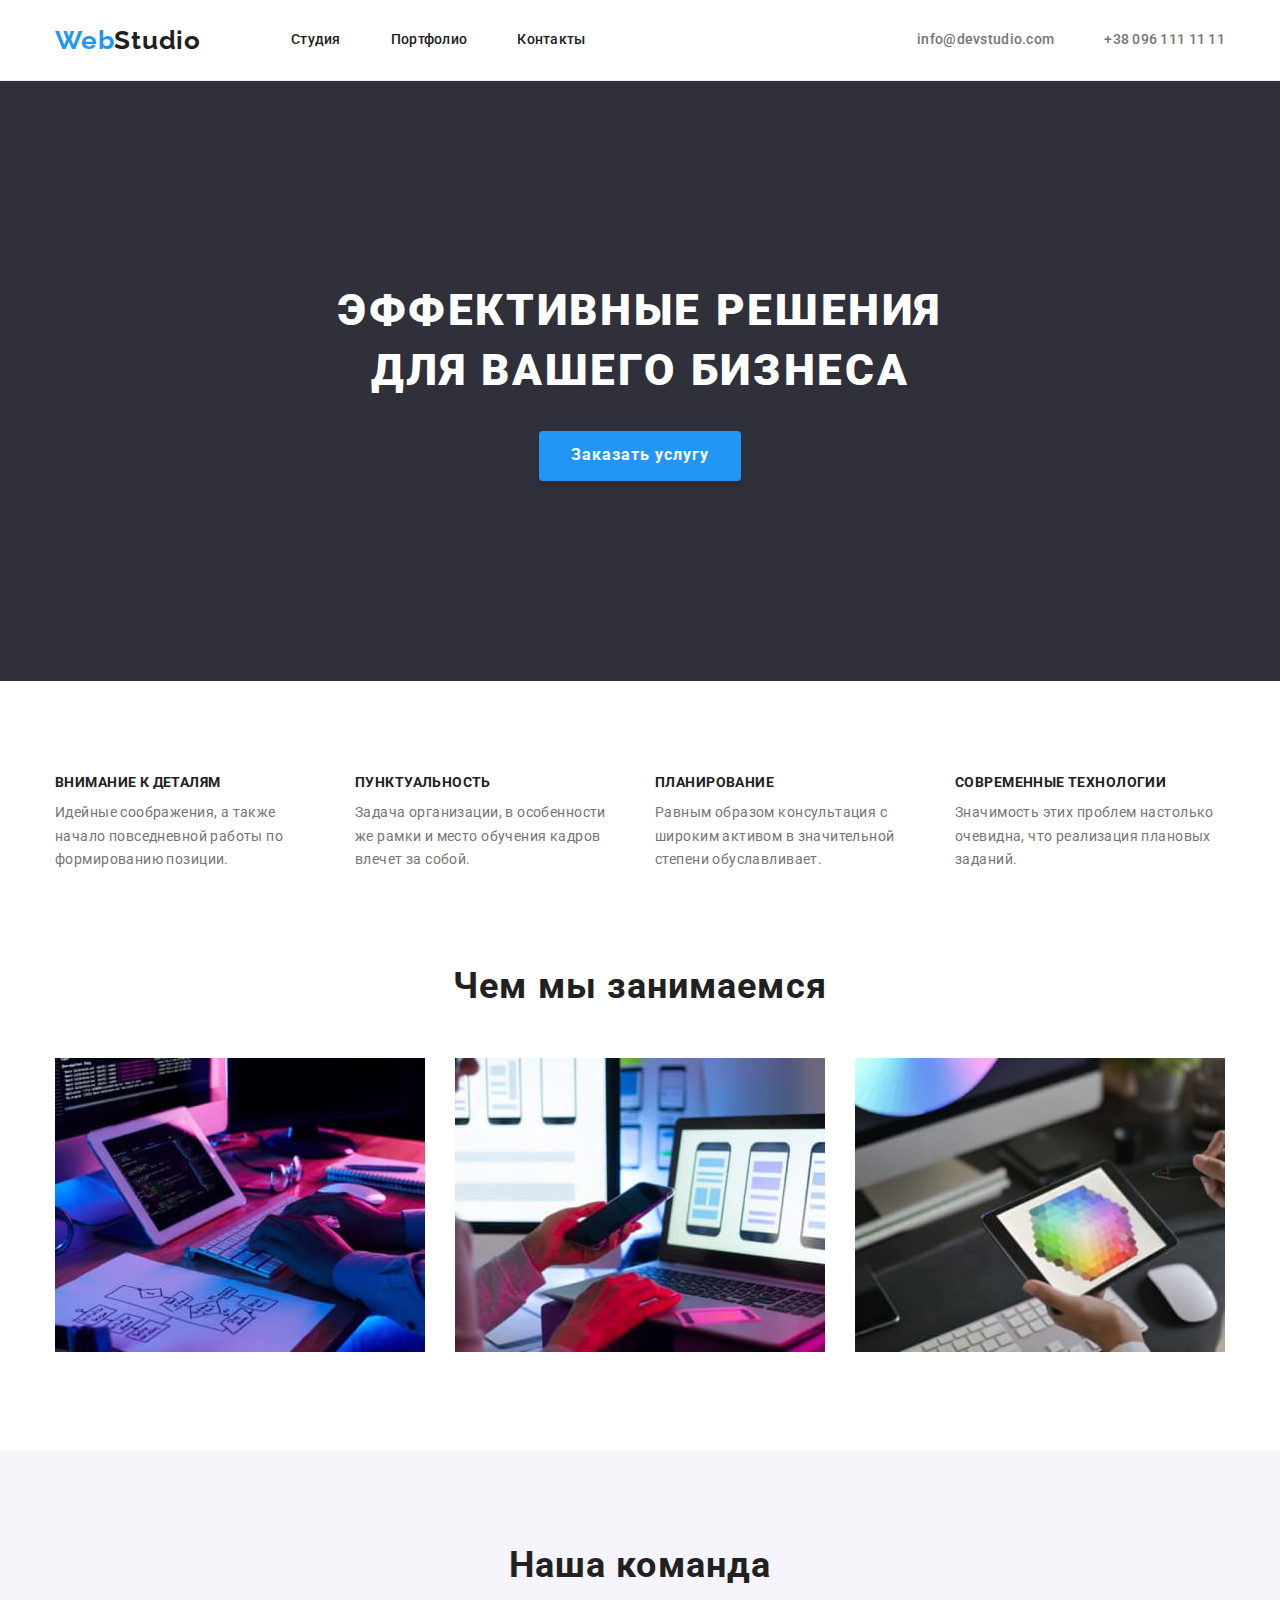
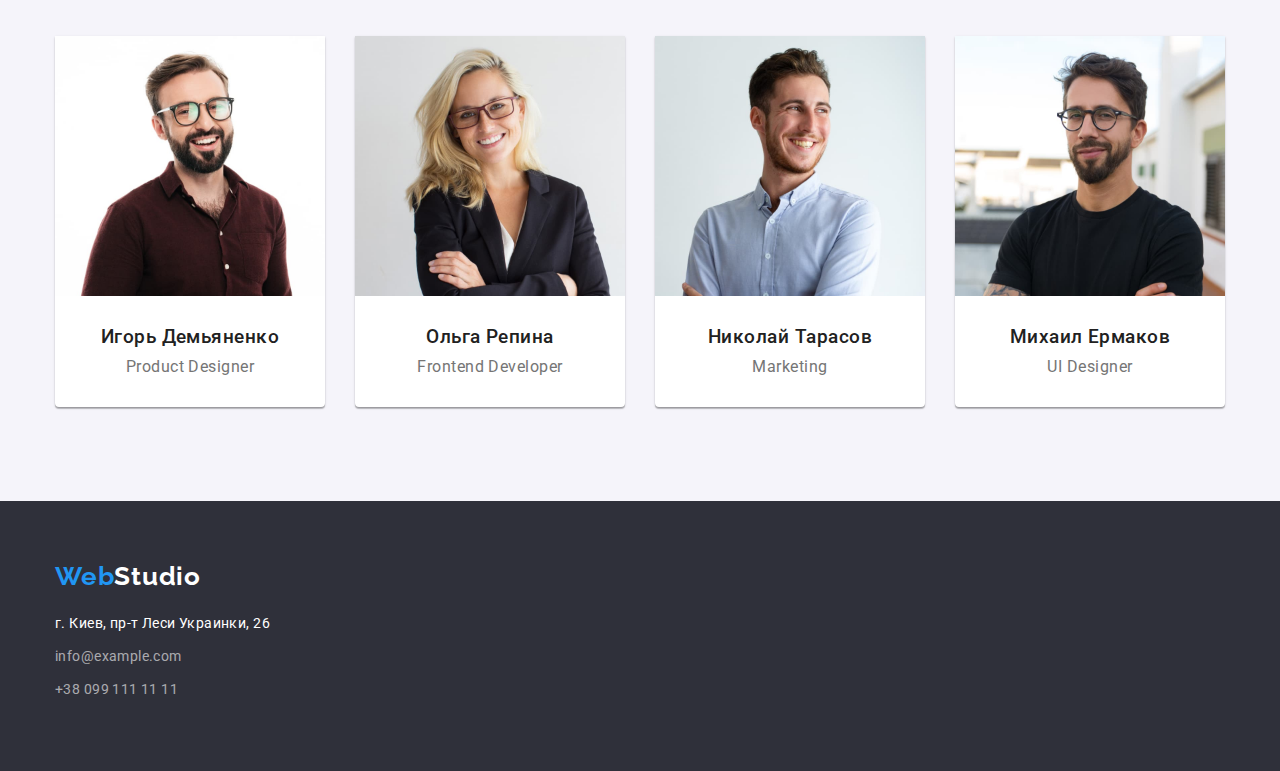
<file: index.html>
<!DOCTYPE html>
<html lang="ru">
  <head>
    <meta charset="UTF-8" />
    <meta http-equiv="X-UA-Compatible" content="IE=edge" />
    <meta name="viewport" content="width=device-width, initial-scale=1.0" />
    <title>Студия</title>

    <link rel="preconnect" href="https://fonts.googleapis.com" />
    <link rel="preconnect" href="https://fonts.gstatic.com" crossorigin />
    <link
      href="https://fonts.googleapis.com/css2?family=Raleway:wght@700&family=Roboto:wght@400;500;700;900&display=swap"
      rel="stylesheet"
    />
    <link
      rel="stylesheet"
      href="https://cdnjs.cloudflare.com/ajax/libs/modern-normalize/1.1.0/modern-normalize.min.css"
    />

    <link rel="stylesheet" href="./css/styles.css" />
  </head>
  <body>
    <!--header-->
    <header class="header">
      <div class="container">
        <nav class="main-nav">
          <a href="./index.html" class="logo logo-header"
            ><span class="logo-span">Web</span>Studio</a
          >
          <ul class="nav list">
            <li class="item"><a href="./index.html" class="link">Студия</a></li>
            <li class="item"><a href="./portfolio.html" class="link">Портфолио</a></li>
            <li class="item"><a href="" class="link">Контакты</a></li>
          </ul>

          <ul class="nav-contakt list">
            <li class="item">
              <a href="mailto:info@devstudio.com" class="link contakt">info@devstudio.com</a>
            </li>
            <li class="item">
              <a href="tel:+380961111111" class="link contakt">+38 096 111 11 11</a>
            </li>
          </ul>
        </nav>
      </div>
    </header>
    <!--main-->
    <main>
      <!--order-->
      <section class="order">
        <h1 class="order-title">
          Эффективные решения <br />
          для вашего бизнеса
        </h1>
        <button class="order-button" name="button_order" type="button">Заказать услугу</button>
      </section>
      <!-- our strengths-->
      <section class="section strengths">
        <div class="container">
          <h2 class="hide">Наши сильные качества</h2>
          <ul class="strengths-list list">
            <li class="item">
              <h3 class="strengths-title">Внимание к деталям</h3>
              <p class="strengths-text">
                Идейные соображения, а также начало повседневной работы по формированию позиции.
              </p>
            </li>
            <li class="item">
              <h3 class="strengths-title">Пунктуальность</h3>
              <p class="strengths-text">
                Задача организации, в особенности же рамки и место обучения кадров влечет за собой.
              </p>
            </li>
            <li class="item">
              <h3 class="strengths-title">Планирование</h3>
              <p class="strengths-text">
                Равным образом консультация с широким активом в значительной степени обуславливает.
              </p>
            </li>
            <li class="item">
              <h3 class="strengths-title">Современные технологии</h3>
              <p class="strengths-text">
                Значимость этих проблем настолько очевидна, что реализация плановых заданий.
              </p>
            </li>
          </ul>
        </div>
      </section>
      <!--project -->
      <section class="section">
        <div class="container">
          <h2 class="section-title">Чем мы занимаемся</h2>
          <ul class="project-list list">
            <li class="item">
              <img src="./images/box_1.jpg" alt="Проект-1" width="370" height="294" />
            </li>
            <li class="item">
              <img src="./images/box_2.jpg" alt="Проект-2" width="370" height="294" />
            </li>
            <li class="item">
              <img src="./images/box_3.jpg" alt="Проект-3" width="370" height="294" />
            </li>
          </ul>
        </div>
      </section>
      <!--team-->
      <section class="section team">
        <div class="container">
          <h2 class="section-title">Наша команда</h2>
          <ul class="team-list list">
            <li class="item">
              <img src="./images/team_card_1.jpg" alt="Игорь Демьяненко" width="270" height="260" />
              <div class="team-text-title">
                <h3 class="team-title">Игорь Демьяненко</h3>
                <p class="team-text">Product Designer</p>
              </div>
            </li>
            <li class="item">
              <img src="./images/team_card_2.jpg" alt="Ольга Репина" width="270" height="260" />
              <div class="team-text-title">
                <h3 class="team-title">Ольга Репина</h3>
                <p class="team-text">Frontend Developer</p>
              </div>
            </li>
            <li class="item">
              <img src="./images/team_card_3.jpg" alt="Николай Тарасов" width="270" height="260" />
              <div class="team-text-title">
                <h3 class="team-title">Николай Тарасов</h3>
                <p class="team-text">Marketing</p>
              </div class="team-text-title">
            </li>
            <li class="item">
              <img src="./images/team_card_4.jpg" alt="Михаил Ермаков" width="270" height="260" />
              <div class="team-text-title">
                <h3 class="team-title">Михаил Ермаков</h3>
                <p class="team-text">UI Designer</p>
              </div>
            </li>
          </ul>
        </div>
      </section>
    </main>
    <!--footer-->
    <footer class="footer">
      <div class="container">
        <a href="./index.html" class="logo"><span class="logo-span">Web</span>Studio</a>
        <address class="address">
          <ul class="list">
            <li class="list-address">
              <a href="https://goo.gl/maps/rNsayfPr7um2PbQCA" target="_blank" class="link-google"
                >г. Киев, пр-т Леси Украинки, 26
              </a>
            </li>
            <li class="list-address">
              <a href="mailto:info@example.com" class="link link-footer">info@example.com</a>
            </li>
            <li class="list-address">
              <a href="tel:+380991111111" class="link link-footer">+38 099 111 11 11</a>
            </li>
          </ul>
        </address>
      </div>
    </footer>
  </body>
</html>
</file>
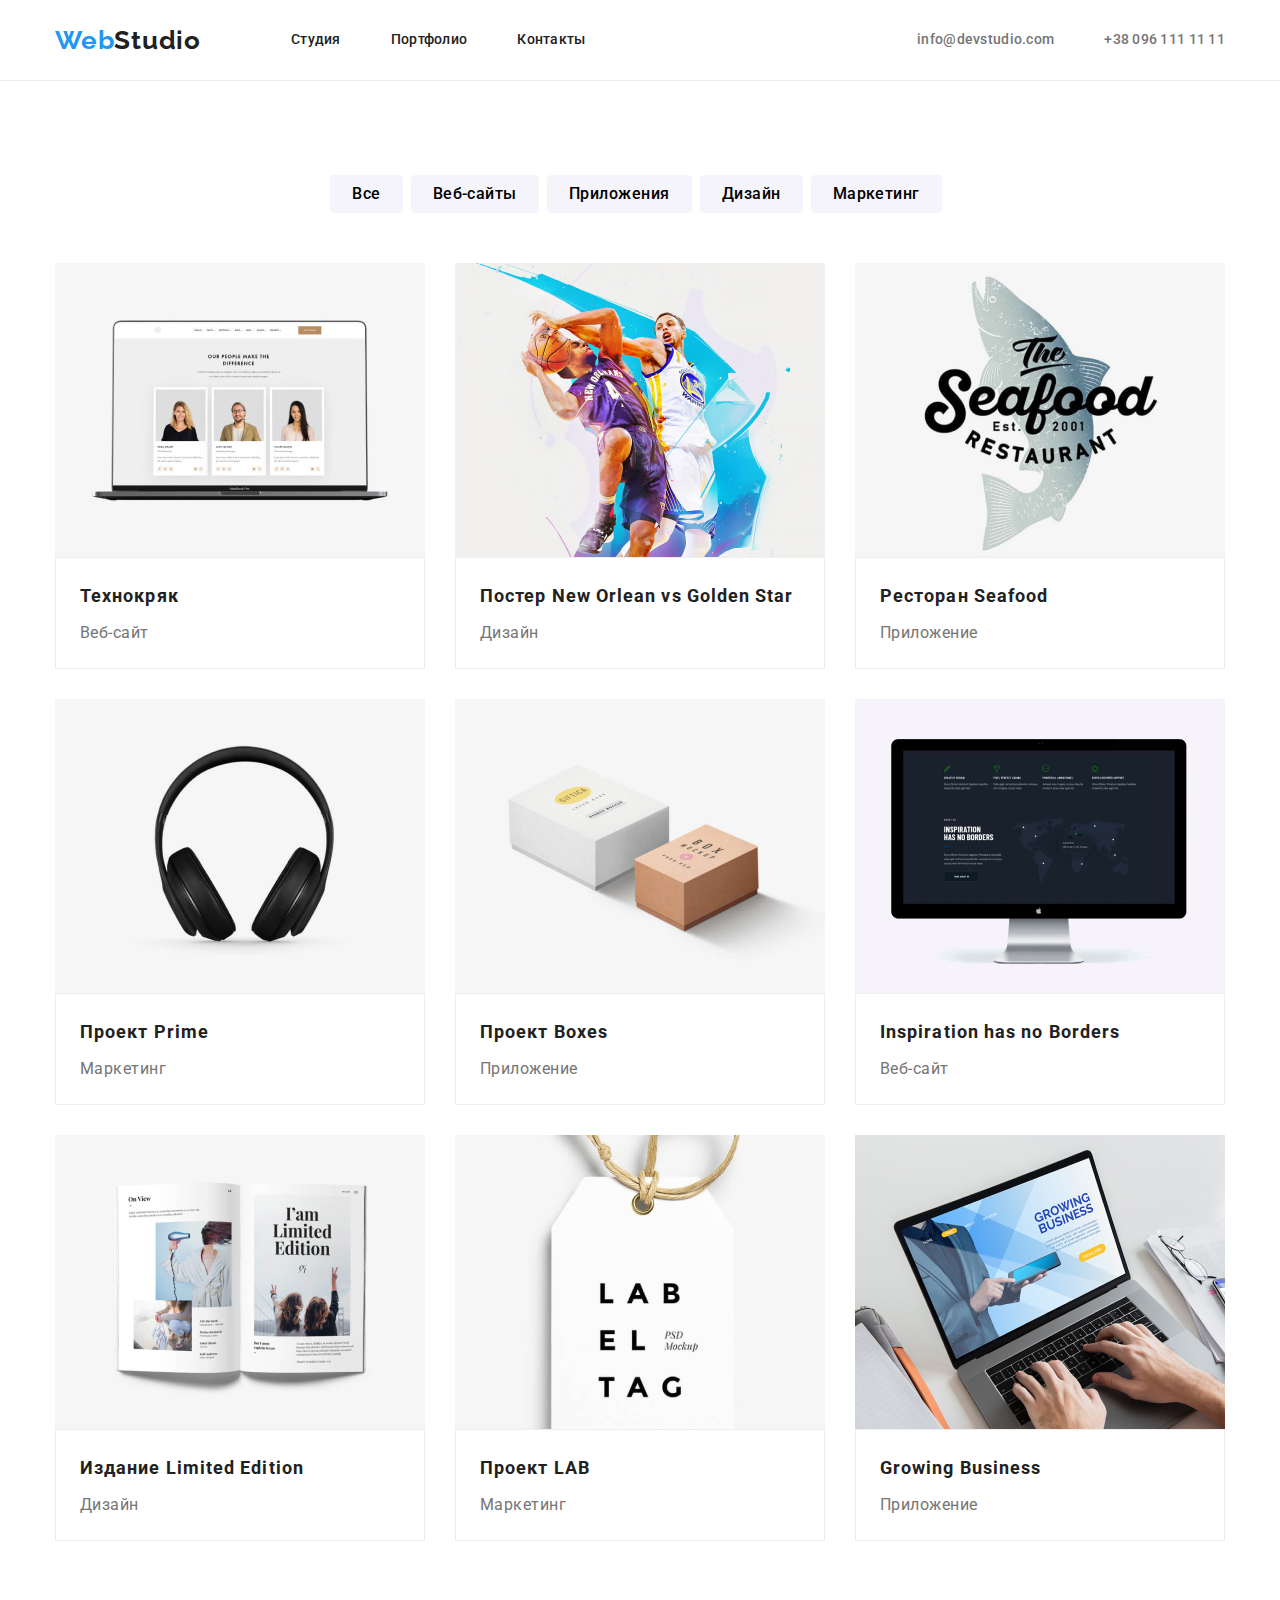
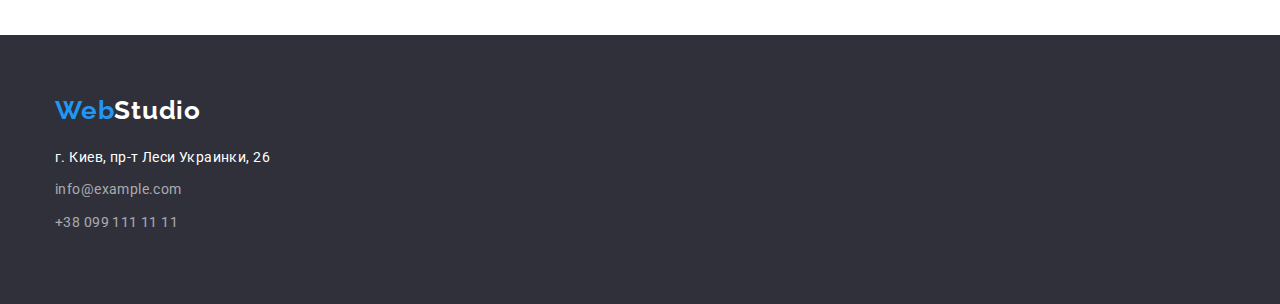
<file: portfolio.html>
<!DOCTYPE html>
<html lang="ru">
  <head>
    <meta charset="UTF-8" />
    <meta http-equiv="X-UA-Compatible" content="IE=edge" />
    <meta name="viewport" content="width=device-width, initial-scale=1.0" />
    <title>Портфолио</title>

    <link rel="preconnect" href="https://fonts.googleapis.com" />
    <link rel="preconnect" href="https://fonts.gstatic.com" crossorigin />
    <link
      href="https://fonts.googleapis.com/css2?family=Raleway:wght@700&family=Roboto:wght@400;500;700;900&display=swap"
      rel="stylesheet"
    />
    <link
      rel="stylesheet"
      href="https://cdnjs.cloudflare.com/ajax/libs/modern-normalize/1.1.0/modern-normalize.min.css"
    />

    <link rel="stylesheet" href="./css/styles.css" />
  </head>
  <body>
    <!--Header-->
    <header class="header">
      <div class="container">
        <nav class="main-nav">
          <a href="./index.html" class="logo logo-header"
            ><span class="logo-span">Web</span>Studio</a
          >
          <ul class="nav list">
            <li class="item"><a href="./index.html" class="link">Студия</a></li>
            <li class="item"><a href="./portfolio.html" class="link">Портфолио</a></li>
            <li class="item"><a href="" class="link">Контакты</a></li>
          </ul>

          <ul class="nav-contakt list">
            <li class="item">
              <a href="mailto:info@devstudio.com" class="link contakt">info@devstudio.com</a>
            </li>
            <li class="item">
              <a href="tel:+380961111111" class="link contakt">+38 096 111 11 11</a>
            </li>
          </ul>
        </nav>
      </div>
    </header>
    <!--main-->
    <main>
      <!-- portfolio -->
      <section class="section">
        <div class="container">
          <h2 class="hide">Портфолио</h2>
          <ul class="portfolio-nav list">
            <li class="item">
              <button class="portfolio-button" name="button_portfolio" type="button">Все</button>
            </li>
            <li class="item">
              <button class="portfolio-button" name="button_portfolio" type="button">
                Веб-сайты
              </button>
            </li>
            <li class="item">
              <button class="portfolio-button" name="button_portfolio" type="button">
                Приложения
              </button>
            </li>
            <li class="item">
              <button class="portfolio-button" name="button_portfolio" type="button">Дизайн</button>
            </li>
            <li class="item">
              <button class="portfolio-button" name="button_portfolio" type="button">
                Маркетинг
              </button>
            </li>
          </ul>
          <ul class="portfolio-project list">
            <li class="item">
              <img src="./images/img_p.jpg" alt="Технокряк" />
              <div class="portfolio-border">
                <h3 class="portfolio-title">Технокряк</h3>
                <p class="portfolio-text">Веб-сайт</p>
              </div>
            </li>
            <li class="item">
              <img src="./images/img_p_1.jpg" alt="Постер New Orlean vs Golden Star" />
              <div class="portfolio-border">
                <h3 class="portfolio-title">Постер New Orlean vs Golden Star</h3>
                <p class="portfolio-text">Дизайн</p>
              </div>
            </li>
            <li class="item">
              <img src="./images/img_p_2.jpg" alt="Ресторан Seafood" width="370" height="294" />
              <div class="portfolio-border">
                <h3 class="portfolio-title">Ресторан Seafood</h3>
                <p class="portfolio-text">Приложение</p>
              </div>
            </li>
            <li class="item">
              <img src="./images/img_p_3.jpg" alt="Проект Prime" width="370" height="294" />
              <div class="portfolio-border">
                <h3 class="portfolio-title">Проект Prime</h3>
                <p class="portfolio-text">Маркетинг</p>
              </div>
            </li>
            <li class="item">
              <img src="./images/img_p_4.jpg" alt="Проект Boxes" width="370" height="294" />
              <div class="portfolio-border">
                <h3 class="portfolio-title">Проект Boxes</h3>
                <p class="portfolio-text">Приложение</p>
              </div>
            </li>
            <li class="item">
              <img
                src="./images/img_p_5.jpg"
                alt="Inspiration has no Borders"
                width="370"
                height="294"
              />
              <div class="portfolio-border">
                <h3 class="portfolio-title">Inspiration has no Borders</h3>
                <p class="portfolio-text">Веб-сайт</p>
              </div>
            </li>
            <li class="item">
              <img
                src="./images/img_p_6.jpg"
                alt="Издание Limited Edition"
                width="370"
                height="294"
              />
              <div class="portfolio-border">
                <h3 class="portfolio-title">Издание Limited Edition</h3>
                <p class="portfolio-text">Дизайн</p>
              </div>
            </li>
            <li class="item">
              <img src="./images/img_p_7.jpg" alt="Проект LAB" width="370" height="294" />
              <div class="portfolio-border">
                <h3 class="portfolio-title">Проект LAB</h3>
                <p class="portfolio-text">Маркетинг</p>
              </div>
            </li>
            <li class="item">
              <img src="./images/img_p_8.jpg" alt="Growing Business" width="370" height="294" />
              <div class="portfolio-border">
                <h3 class="portfolio-title">Growing Business</h3>
                <p class="portfolio-text">Приложение</p>
              </div>
            </li>
          </ul>
        </div>
      </section>
    </main>
    <!--Footer-->
    <footer class="footer">
      <div class="container">
        <a href="./index.html" class="logo"><span class="logo-span">Web</span>Studio</a>
        <address class="address">
          <ul class="list">
            <li class="list-address">
              <a href="https://goo.gl/maps/rNsayfPr7um2PbQCA" target="_blank" class="link-google"
                >г. Киев, пр-т Леси Украинки, 26
              </a>
            </li>
            <li class="list-address">
              <a href="mailto:info@example.com" class="link link-footer">info@example.com</a>
            </li>
            <li class="list-address">
              <a href="tel:+380991111111" class="link link-footer">+38 099 111 11 11</a>
            </li>
          </ul>
        </address>
      </div>
    </footer>
  </body>
</html>
</file>
<file: css/styles.css>
:root {
  --main-text-color: #212121;
  --second-text-color: #757575;
  --blue-color: #2196f3;
  --white-color: #fff;
  --background-color: #2f303a;
  --footer-link-color: rgba(255, 255, 255, 0.6);
  --main-background-color: #e5e5e5;
  --second-background-color: #f5f4fa;
  --header-border-color: #ececec;
  --portfolio-border-color: #eee;
}
body {
  font-family: 'Roboto', sans-serif;
  color: var(--main-text-color);
  background-color: var(--white-color);
}
/* Утиліти */
.list {
  padding: 0;
  margin: 0;
  list-style: none;
}
.container {
  margin-left: auto;
  margin-right: auto;
  padding-left: 15px;
  padding-right: 15px;
  width: 1200px;
}
.section {
  padding-top: 94px;
  padding-bottom: 94px;
}
/* button */
.portfolio-button {
  font-weight: 500;
  font-size: 16px;
  line-height: 1.62;
  text-align: center;
  letter-spacing: 0.03em;
  border-radius: 4px;
  border: none;
  cursor: pointer;
  padding-left: 22px;
  padding-right: 22px;
  padding-top: 6px;
  padding-bottom: 6px;
  background-color: var(--second-background-color);
}

.portfolio-button:hover,
.portfolio-button:focus {
  color: var(--white-color);
  background-color: var(--blue-color);
  box-shadow: 0px 3px 1px rgba(0, 0, 0, 0.1), 0px 1px 2px rgba(0, 0, 0, 0.08),
    0px 2px 2px rgba(0, 0, 0, 0.12);
  border-radius: 4px;
}
.order-button {
  font-weight: 700;
  font-size: 16px;
  line-height: 1.16;
  letter-spacing: 0.06em;
  box-shadow: 0px 4px 4px rgba(0, 0, 0, 0.15);
  border-radius: 4px;
  border: none;
  cursor: pointer;
  min-width: 200px;
  min-height: 50px;
  padding: 10px 32px;
  color: var(--white-color);
  background-color: var(--blue-color);
}
/* header */

.header {
  border-bottom: 1px solid var(--header-border-color);
}

.main-nav {
  font-weight: 500;
  font-size: 14px;
  line-height: 1.14;
  letter-spacing: 0.02em;
  display: flex;
  align-items: center;
}
.nav {
  display: flex;
  margin-left: 90px;
}
.nav .item:not(:last-child) {
  margin-right: 50px;
}
.main-nav .link {
  display: block;
  padding-top: 32px;
  padding-bottom: 32px;
}
.hide {
  display: none;
}

.link {
  color: var(--main-text-color);
  text-decoration: none;
}
.link:hover,
.link:focus {
  color: var(--blue-color);
}
.nav-contakt {
  display: flex;
  margin-left: auto;
  align-items: center;
}
.nav-contakt .item:not(:last-child) {
  margin-right: 50px;
}
.contakt {
  color: var(--second-text-color);
}
/* portfolio */
.portfolio-nav {
  margin-bottom: 50px;
  display: flex;
  justify-content: center;
}
.portfolio-nav .item {
  margin-right: 8px;
}
.portfolio-project {
  display: flex;
  flex-wrap: wrap;
}

.portfolio-project img {
  display: block;
}
.portfolio-project .item {
  width: calc(100%-60px / 3);
  margin-right: 30px;
  margin-bottom: 30px;
}

.portfolio-border {
  border: 1px solid var(--portfolio-border-color);
  padding-left: 24px;
  padding-right: 24px;
  padding-top: 20px;
  padding-bottom: 20px;
}
.portfolio-project .item:nth-child(3n) {
  margin-right: 0;
}
.portfolio-project .item:nth-last-child(-n + 3) {
  margin-bottom: 0;
}

.portfolio-project .text {
}
.portfolio-title {
  margin-top: 0px;
  margin-bottom: 4px;
  font-weight: 700;
  font-size: 18px;
  line-height: 2;
  letter-spacing: 0.06em;
}
.portfolio-text {
  margin-bottom: 0px;
  margin-top: 0;
  font-size: 16px;
  line-height: 1.87;
  letter-spacing: 0.03em;
  color: var(--second-text-color);
}
/* order */
.order {
  padding-top: 200px;
  padding-bottom: 200px;
  background: var(--background-color);
  text-align: center;
  /* margin-bottom: 94px; */
}
.order-title {
  margin-top: 0;
  margin-bottom: 30px;
  font-weight: 900;
  font-size: 44px;
  line-height: 1.36;
  letter-spacing: 0.06em;
  text-transform: uppercase;
  color: var(--white-color);
}
.section-title {
  margin-top: 0;
  margin-bottom: 50px;
  font-weight: 700;
  font-size: 36px;
  line-height: 1.16;
  text-align: center;
  letter-spacing: 0.03em;
}
/* our strengths */

.section.strengths {
  padding-bottom: 0;
}

.strengths-title {
  margin-top: 0;
  margin-bottom: 10px;
  font-weight: 700;
  font-size: 14px;
  line-height: 1.14;
  letter-spacing: 0.03em;
  text-transform: uppercase;
}
.strengths-text {
  margin-top: 0;
  margin-bottom: 0;
  font-size: 14px;
  line-height: 1.71;
  letter-spacing: 0.03em;
  color: var(--second-text-color);
}
.strengths-list {
  display: flex;
  flex-wrap: wrap;
}
.strengths-list .item {
  width: 270px;
}

.strengths-list .item:not(:last-child) {
  margin-right: 30px;
}

/* project */
.project-list {
  display: flex;
  flex-wrap: wrap;
}
.project-list .item {
  margin-right: 30px;
  margin-bottom: 30px;
}
.project-list .item:nth-child(3n) {
  margin-right: 0;
}
.project-list .item:nth-last-child(-n + 3) {
  margin-bottom: 0;
}
/* team */
.team {
  background-color: var(--second-background-color);
  font-size: 16px;
  line-height: 1.18;
  letter-spacing: 0.03em;
}

.team img {
  display: block;
}
.team-text-title {
  text-align: center;
  padding-top: 30px;
  padding-bottom: 30px;
}

.team-title {
  margin-top: 0;
  margin-bottom: 10px;
  font-weight: 500;
  color: var(--main-text-color);
}
.team-text {
  margin-bottom: 0px;
  margin-top: 0px;
  color: var(--second-text-color);
}
.team-list {
  display: flex;
  flex-wrap: wrap;
}
.team-list .item {
  background-color: var(--white-color);
  box-shadow: 0px 1px 3px rgba(0, 0, 0, 0.12), 0px 1px 1px rgba(0, 0, 0, 0.14),
    0px 2px 1px rgba(0, 0, 0, 0.2);
  border-radius: 0px 0px 4px 4px;
  margin-right: 30px;
  margin-bottom: 30px;
}
.team-list .item:nth-child(4n) {
  margin-right: 0;
}
.team-list .item:nth-last-child(-n + 4) {
  margin-bottom: 0;
}
/* footer */
.footer {
  padding-top: 60px;
  padding-bottom: 60px;
  background-color: var(--background-color);
}

.address {
  margin-top: 20px;
  font-style: normal;
  font-size: 14px;
  line-height: 1.71;
  letter-spacing: 0.03em;
}
.list-address {
  margin-top: 0;
  margin-bottom: 9px;
}

.link-google {
  color: var(--white-color);
  text-decoration: none;
}
.link-footer {
  color: var(--footer-link-color);
}

.logo {
  font-family: 'Raleway', sans-serif;
  font-weight: 700;
  font-size: 26px;
  line-height: 1.19;
  letter-spacing: 0.03em;
  color: var(--white-color);
  text-decoration: none;
}

.logo-span {
  color: var(--blue-color);
}
.logo-header {
  color: var(--main-text-color);
}
</file>
